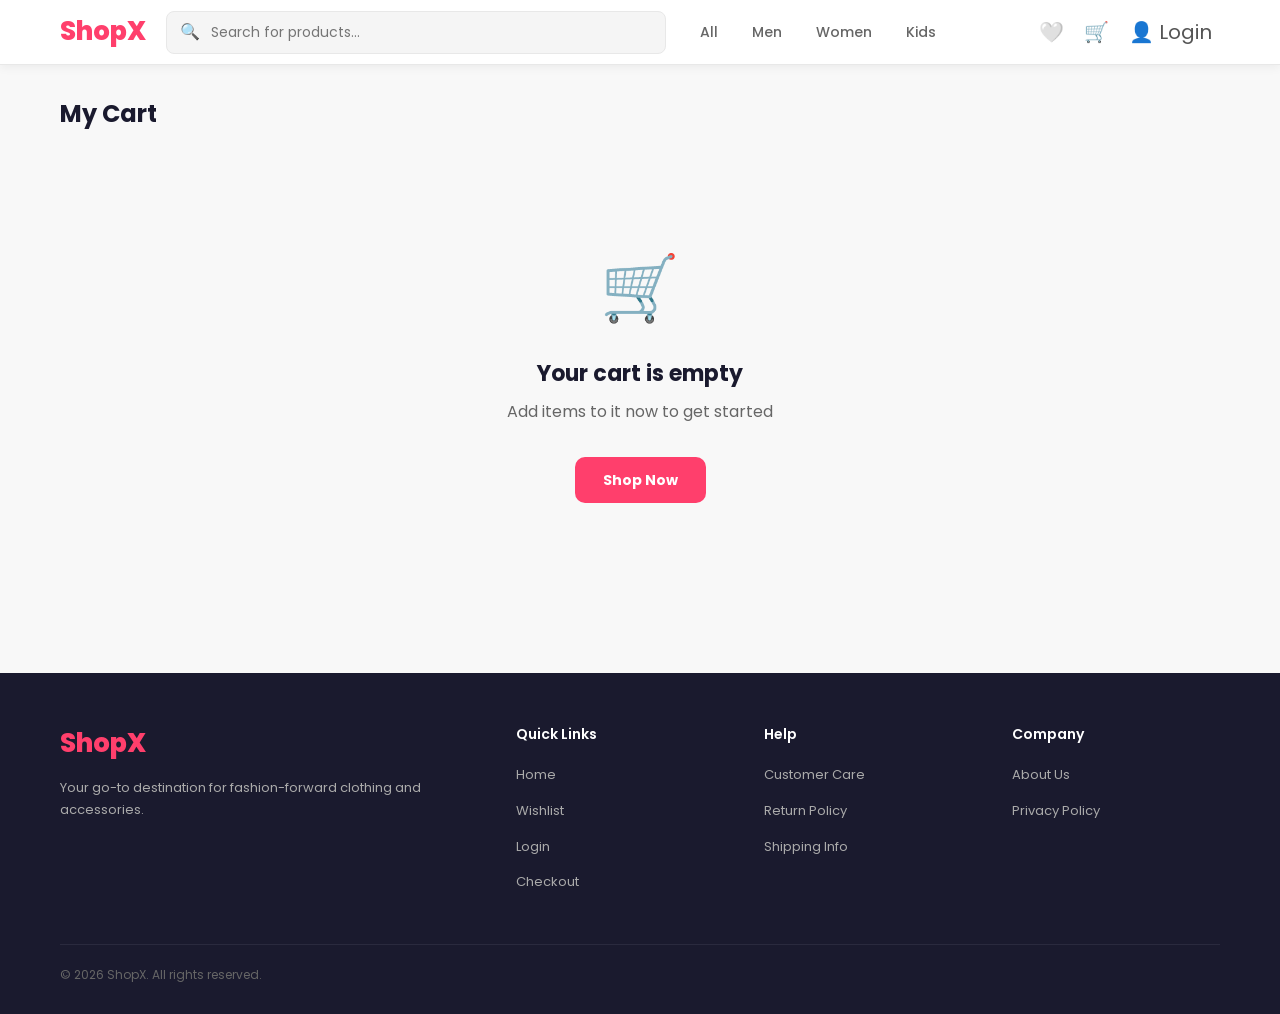
<file: cart.html>
<!DOCTYPE html>
<html lang="en">
<head>
  <meta charset="UTF-8">
  <meta name="viewport" content="width=device-width, initial-scale=1.0">
  <title>Cart - ShopX</title>
  <link rel="stylesheet" href="style.css">
</head>
<body>

<!-- NAVBAR -->
<nav class="navbar">
  <div class="nav-inner">
    <a class="logo" href="index.html">ShopX</a>
    <div class="search-box">
      <span class="search-icon">🔍</span>
      <input type="search" placeholder="Search for products..." onkeydown="if(event.key==='Enter' && this.value) window.location.href='index.html?search='+encodeURIComponent(this.value)">
    </div>
    <div class="nav-links">
      <a class="nav-link" href="index.html">All</a>
      <a class="nav-link" href="index.html">Men</a>
      <a class="nav-link" href="index.html">Women</a>
      <a class="nav-link" href="index.html">Kids</a>
    </div>
    <div class="nav-icons">
      <a class="nav-icon-btn" href="wishlist.html">🤍<span class="badge wishlist-badge" style="display:none">0</span></a>
      <a class="nav-icon-btn active" href="cart.html">🛒<span class="badge cart-badge" style="display:none">0</span></a>
      <a class="nav-icon-btn nav-login-btn" href="login.html">👤 Login</a>
      <button class="nav-icon-btn nav-user-btn" onclick="logout()" style="display:none">👤 Logout</button>
    </div>
  </div>
</nav>

<!-- CART PAGE -->
<div class="page-layout">
  <h1 class="page-title">My Cart <span id="cartCountTitle" style="font-size:16px;font-weight:400;color:#888"></span></h1>

  <!-- Filled content -->
  <div id="cartContent"></div>

  <!-- Empty cart -->
  <div id="cartEmpty" class="empty-state hidden">
    <div class="empty-icon">🛒</div>
    <h2>Your cart is empty</h2>
    <p>Add items to it now to get started</p>
    <a href="index.html" class="btn-primary" style="margin-top:8px">Shop Now</a>
  </div>
</div>

<!-- FOOTER -->
<footer>
  <div class="footer-inner">
    <div class="footer-grid">
      <div class="footer-brand">
        <a class="logo" href="index.html">ShopX</a>
        <p>Your go-to destination for fashion-forward clothing and accessories.</p>
      </div>
      <div class="footer-col">
        <h4>Quick Links</h4>
        <ul>
          <li><a href="index.html">Home</a></li>
          <li><a href="wishlist.html">Wishlist</a></li>
          <li><a href="login.html">Login</a></li>
          <li><a href="checkout.html">Checkout</a></li>
        </ul>
      </div>
      <div class="footer-col">
        <h4>Help</h4>
        <ul>
          <li><a href="#">Customer Care</a></li>
          <li><a href="#">Return Policy</a></li>
          <li><a href="#">Shipping Info</a></li>
        </ul>
      </div>
      <div class="footer-col">
        <h4>Company</h4>
        <ul>
          <li><a href="#">About Us</a></li>
          <li><a href="#">Privacy Policy</a></li>
        </ul>
      </div>
    </div>
    <div class="footer-bottom">
      <span>&copy; 2026 ShopX. All rights reserved.</span>
    </div>
  </div>
</footer>

<script src="script.js"></script>
<script>
  function renderCart() {
    const cart = getCart();
    const total = getCartTotal();
    const count = getCartCount();

    document.getElementById('cartCountTitle').textContent = count ? `(${count} items)` : '';

    if (cart.length === 0) {
      document.getElementById('cartContent').innerHTML = '';
      document.getElementById('cartEmpty').classList.remove('hidden');
      return;
    }
    document.getElementById('cartEmpty').classList.add('hidden');

    const originalTotal = cart.reduce((sum, item) => {
      const p = products.find(pr => pr.id === item.id);
      return sum + (p ? p.originalPrice * item.qty : 0);
    }, 0);

    const discount = originalTotal - total;
    const freeDelivery = total >= 499;
    const deliveryCost = freeDelivery ? 0 : 49;
    const grand = total + deliveryCost;
    const youSave = discount + (freeDelivery ? 49 : 0);

    const itemsHTML = cart.map(item => {
      const p = products.find(pr => pr.id === item.id);
      if (!p) return '';
      return `
        <div class="cart-item" id="cartItem_${p.id}_${item.size}">
          <img class="cart-item-img" src="${p.image}" alt="${p.name}" onclick="window.location.href='product.html?id=${p.id}'" style="cursor:pointer">
          <div class="cart-item-info">
            <div>
              <p class="cart-item-cat">${p.category}</p>
              <p class="cart-item-name">${p.name}</p>
              <p class="cart-item-size">Size: <strong>${item.size}</strong></p>
            </div>
            <div class="cart-item-price" style="margin:8px 0">
              <span class="price-now">₹${(p.price * item.qty).toLocaleString()}</span>
              <span class="price-old">₹${(p.originalPrice * item.qty).toLocaleString()}</span>
              <span class="price-off">${Math.round(((p.originalPrice-p.price)/p.originalPrice)*100)}% off</span>
            </div>
            <div class="cart-item-actions">
              <div class="qty-control">
                <button class="qty-btn" onclick="changeItemQty('${p.id}','${item.size}',${item.qty - 1})">−</button>
                <span class="qty-num">${item.qty}</span>
                <button class="qty-btn" onclick="changeItemQty('${p.id}','${item.size}',${item.qty + 1})">+</button>
              </div>
              <button class="remove-btn" onclick="removeItem('${p.id}','${item.size}')" title="Remove">🗑</button>
            </div>
          </div>
        </div>
      `;
    }).join('');

    document.getElementById('cartContent').innerHTML = `
      <div class="cart-layout">
        <div>
          <div class="cart-items">${itemsHTML}</div>
        </div>
        <div>
          <div class="order-summary">
            <h2>Price Details</h2>
            <div class="summary-row">
              <span>Price (${count} items)</span>
              <span>₹${originalTotal.toLocaleString()}</span>
            </div>
            <div class="summary-row discount">
              <span>Discount</span>
              <span>− ₹${discount.toLocaleString()}</span>
            </div>
            <div class="summary-row">
              <span>Delivery Charges</span>
              <span class="${freeDelivery ? 'free-delivery' : ''}">${freeDelivery ? 'FREE' : '₹' + deliveryCost}</span>
            </div>
            <div class="summary-row total">
              <span>Total Amount</span>
              <span>₹${grand.toLocaleString()}</span>
            </div>
            ${youSave > 0 ? `<div class="savings-note">🎉 You will save ₹${youSave.toLocaleString()} on this order</div>` : ''}
            <button class="btn-primary" style="width:100%;justify-content:center;margin-top:16px;padding:16px" onclick="window.location.href='checkout.html'">
              Proceed to Checkout &rarr;
            </button>
          </div>
        </div>
      </div>
    `;
  }

  function changeItemQty(productId, size, newQty) {
    if (newQty <= 0) { removeItem(productId, size); return; }
    updateQty(productId, size, Math.min(10, newQty));
    renderCart();
  }

  function removeItem(productId, size) {
    removeFromCart(productId, size);
    showToast('Item removed from cart', 'info');
    renderCart();
    updateCartBadge();
  }

  renderCart();
</script>
</body>
</html>
</file>
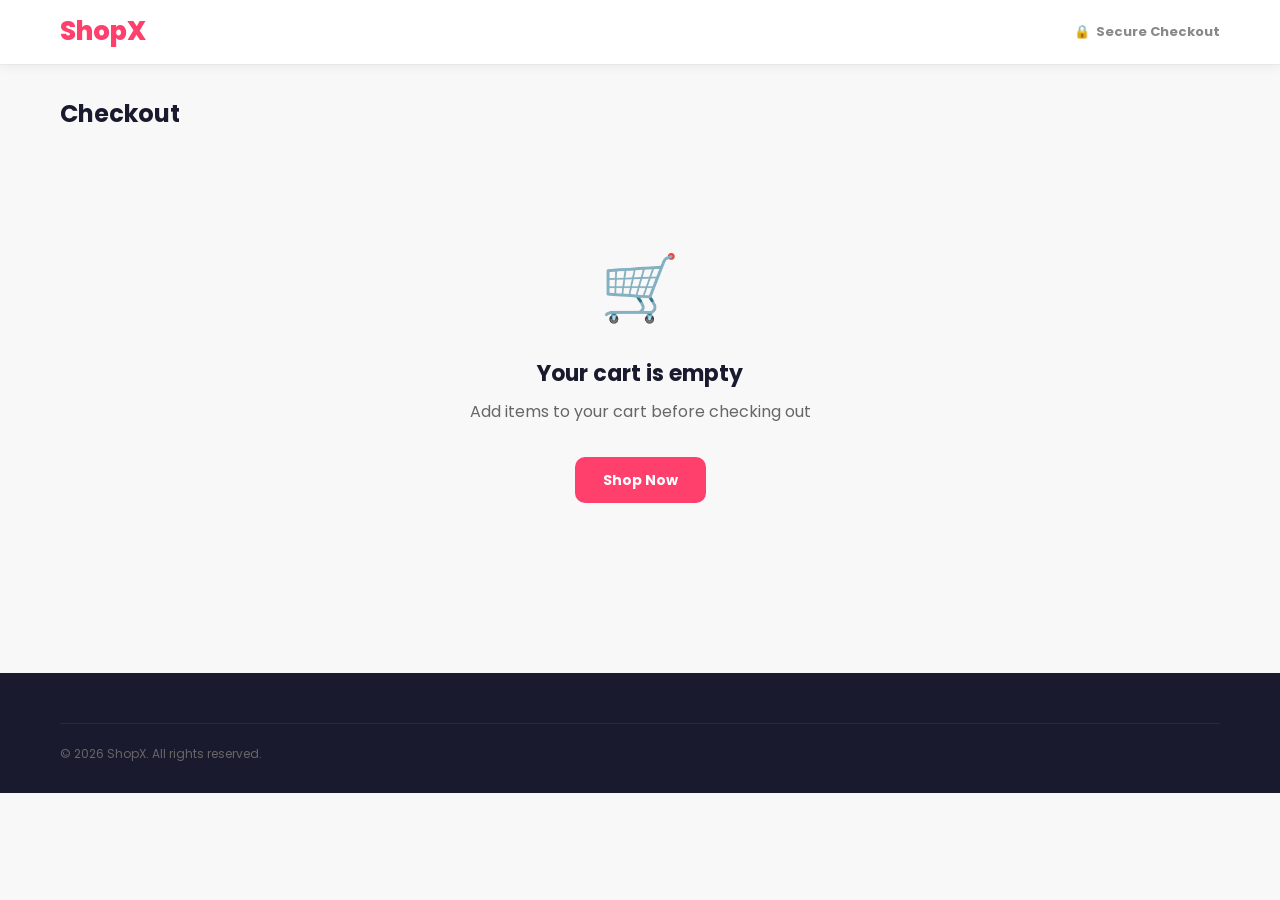
<file: checkout.html>
<!DOCTYPE html>
<html lang="en">
<head>
  <meta charset="UTF-8">
  <meta name="viewport" content="width=device-width, initial-scale=1.0">
  <title>Checkout - ShopX</title>
  <link rel="stylesheet" href="style.css">
</head>
<body>

<!-- NAVBAR -->
<nav class="navbar">
  <div class="nav-inner">
    <a class="logo" href="index.html">ShopX</a>
    <div style="flex:1"></div>
    <div style="display:flex;align-items:center;gap:20px;font-size:13px;color:#888">
      <span style="display:flex;align-items:center;gap:6px">🔒 <strong>Secure Checkout</strong></span>
    </div>
  </div>
</nav>

<!-- ORDER SUCCESS SCREEN (hidden by default) -->
<div class="success-screen" id="successScreen">
  <div>
    <div class="success-icon">🎉</div>
    <h1>Order Placed!</h1>
    <p>Thank you for shopping with ShopX</p>
    <p>Your order has been confirmed.</p>
    <div class="success-badge" id="orderIdBadge">Order #SX001234</div>
    <p style="margin-top:20px;font-size:13px;color:#888">Estimated delivery in 2–5 business days</p>
    <div style="display:flex;gap:12px;justify-content:center;margin-top:28px">
      <a href="index.html" class="btn-primary">Continue Shopping</a>
      <a href="index.html" class="btn-outline">Track Order</a>
    </div>
  </div>
</div>

<!-- CHECKOUT CONTENT -->
<div class="page-layout" id="checkoutContent">
  <h1 class="page-title">Checkout</h1>

  <!-- Empty cart redirect -->
  <div id="emptyCartMsg" class="empty-state hidden">
    <div class="empty-icon">🛒</div>
    <h2>Your cart is empty</h2>
    <p>Add items to your cart before checking out</p>
    <a href="index.html" class="btn-primary" style="margin-top:8px">Shop Now</a>
  </div>

  <div class="checkout-layout" id="checkoutLayout">
    <!-- LEFT -->
    <div>
      <!-- DELIVERY ADDRESS -->
      <div class="checkout-card">
        <h2>📍 Delivery Address</h2>
        <div class="form-grid">
          <div>
            <label style="font-size:13px;font-weight:600;display:block;margin-bottom:6px">First Name</label>
            <input type="text" id="firstName" placeholder="John" style="width:100%;padding:12px 16px;border:1.5px solid #eee;border-radius:10px;font-family:Poppins,sans-serif;font-size:14px;outline:none">
          </div>
          <div>
            <label style="font-size:13px;font-weight:600;display:block;margin-bottom:6px">Last Name</label>
            <input type="text" id="lastName" placeholder="Doe" style="width:100%;padding:12px 16px;border:1.5px solid #eee;border-radius:10px;font-family:Poppins,sans-serif;font-size:14px;outline:none">
          </div>
          <div class="full-width">
            <label style="font-size:13px;font-weight:600;display:block;margin-bottom:6px">Street Address</label>
            <input type="text" id="address" placeholder="123 Main Street, Apartment 4B" style="width:100%;padding:12px 16px;border:1.5px solid #eee;border-radius:10px;font-family:Poppins,sans-serif;font-size:14px;outline:none">
          </div>
          <div>
            <label style="font-size:13px;font-weight:600;display:block;margin-bottom:6px">City</label>
            <input type="text" id="city" placeholder="Mumbai" style="width:100%;padding:12px 16px;border:1.5px solid #eee;border-radius:10px;font-family:Poppins,sans-serif;font-size:14px;outline:none">
          </div>
          <div>
            <label style="font-size:13px;font-weight:600;display:block;margin-bottom:6px">PIN Code</label>
            <input type="text" id="pincode" placeholder="400001" maxlength="6" style="width:100%;padding:12px 16px;border:1.5px solid #eee;border-radius:10px;font-family:Poppins,sans-serif;font-size:14px;outline:none">
          </div>
          <div>
            <label style="font-size:13px;font-weight:600;display:block;margin-bottom:6px">State</label>
            <select id="state" style="width:100%;padding:12px 16px;border:1.5px solid #eee;border-radius:10px;font-family:Poppins,sans-serif;font-size:14px;outline:none;background:white">
              <option value="">Select State</option>
              <option>Maharashtra</option>
              <option>Delhi</option>
              <option>Karnataka</option>
              <option>Tamil Nadu</option>
              <option>West Bengal</option>
              <option>Gujarat</option>
              <option>Rajasthan</option>
              <option>Uttar Pradesh</option>
              <option>Punjab</option>
              <option>Telangana</option>
            </select>
          </div>
          <div>
            <label style="font-size:13px;font-weight:600;display:block;margin-bottom:6px">Phone Number</label>
            <input type="tel" id="phone" placeholder="9876543210" maxlength="10" style="width:100%;padding:12px 16px;border:1.5px solid #eee;border-radius:10px;font-family:Poppins,sans-serif;font-size:14px;outline:none">
          </div>
        </div>
        <div id="addressError" style="display:none;color:#ef4444;font-size:13px;margin-top:10px">⚠️ Please fill all address fields</div>
      </div>

      <!-- PAYMENT METHOD -->
      <div class="checkout-card">
        <h2>💳 Payment Method</h2>
        <div class="payment-options">
          <div class="payment-option selected" id="pay_upi" onclick="selectPayment('upi')">
            <div class="payment-icon">📱</div>
            <div class="payment-text">
              <strong>UPI</strong>
              <span>Google Pay, PhonePe, Paytm</span>
            </div>
            <div class="radio-dot"><div class="radio-inner"></div></div>
          </div>
          <div class="payment-option" id="pay_card" onclick="selectPayment('card')">
            <div class="payment-icon">💳</div>
            <div class="payment-text">
              <strong>Credit / Debit Card</strong>
              <span>Visa, Mastercard, RuPay</span>
            </div>
            <div class="radio-dot"><div class="radio-inner"></div></div>
          </div>
          <div class="payment-option" id="pay_netbanking" onclick="selectPayment('netbanking')">
            <div class="payment-icon">🏦</div>
            <div class="payment-text">
              <strong>Net Banking</strong>
              <span>All major banks supported</span>
            </div>
            <div class="radio-dot"><div class="radio-inner"></div></div>
          </div>
          <div class="payment-option" id="pay_cod" onclick="selectPayment('cod')">
            <div class="payment-icon">💵</div>
            <div class="payment-text">
              <strong>Cash on Delivery</strong>
              <span>Pay when your order arrives</span>
            </div>
            <div class="radio-dot"><div class="radio-inner"></div></div>
          </div>
        </div>

        <!-- UPI EXTRA -->
        <div id="upiExtra" style="margin-top:16px">
          <input type="text" placeholder="Enter UPI ID (e.g. 9876543210@upi)" style="width:100%;padding:12px 16px;border:1.5px solid #eee;border-radius:10px;font-family:Poppins,sans-serif;font-size:14px;outline:none">
        </div>
        <!-- CARD EXTRA -->
        <div id="cardExtra" style="margin-top:16px;display:none;display:grid;gap:12px">
          <input type="text" placeholder="Card Number (16 digits)" maxlength="19" style="width:100%;padding:12px 16px;border:1.5px solid #eee;border-radius:10px;font-family:Poppins,sans-serif;font-size:14px;outline:none">
          <div style="display:grid;grid-template-columns:1fr 1fr;gap:12px">
            <input type="text" placeholder="MM / YY" maxlength="5" style="padding:12px 16px;border:1.5px solid #eee;border-radius:10px;font-family:Poppins,sans-serif;font-size:14px;outline:none">
            <input type="text" placeholder="CVV" maxlength="3" style="padding:12px 16px;border:1.5px solid #eee;border-radius:10px;font-family:Poppins,sans-serif;font-size:14px;outline:none">
          </div>
        </div>
      </div>
    </div>

    <!-- RIGHT: ORDER SUMMARY -->
    <div>
      <div class="order-summary">
        <h2>Order Summary</h2>
        <div id="summaryItems"></div>
        <hr style="border:none;border-top:1px solid #eee;margin:12px 0">
        <div class="summary-row">
          <span>Subtotal</span>
          <span id="summarySubtotal">₹0</span>
        </div>
        <div class="summary-row discount">
          <span>Discount</span>
          <span id="summaryDiscount">−₹0</span>
        </div>
        <div class="summary-row">
          <span>Delivery</span>
          <span id="summaryDelivery">FREE</span>
        </div>
        <div class="summary-row total">
          <span>Total</span>
          <span id="summaryTotal">₹0</span>
        </div>
        <div class="savings-note" id="savingsNote" style="display:none"></div>
        <button class="btn-primary" style="width:100%;justify-content:center;padding:16px;margin-top:16px;font-size:15px" onclick="placeOrder()">
          🔒 Place Order
        </button>
        <p style="font-size:11px;color:#aaa;text-align:center;margin-top:10px">
          Your data is 100% secure and encrypted
        </p>
      </div>
    </div>
  </div>
</div>

<!-- FOOTER -->
<footer>
  <div class="footer-inner">
    <div class="footer-bottom">
      <span>&copy; 2026 ShopX. All rights reserved.</span>
    </div>
  </div>
</footer>

<script src="script.js"></script>
<script>
  let selectedPayment = 'upi';

  function selectPayment(type) {
    selectedPayment = type;
    ['upi','card','netbanking','cod'].forEach(t => {
      document.getElementById(`pay_${t}`).classList.toggle('selected', t === type);
    });
    document.getElementById('upiExtra').style.display = type === 'upi' ? '' : 'none';
    document.getElementById('cardExtra').style.display = type === 'card' ? 'grid' : 'none';
  }
  // Hide card extra initially
  document.getElementById('cardExtra').style.display = 'none';

  function renderSummary() {
    const cart = getCart();
    if (cart.length === 0) {
      document.getElementById('checkoutLayout').classList.add('hidden');
      document.getElementById('emptyCartMsg').classList.remove('hidden');
      return;
    }

    const subtotal = cart.reduce((s, item) => {
      const p = products.find(pr => pr.id === item.id);
      return s + (p ? p.originalPrice * item.qty : 0);
    }, 0);
    const total = getCartTotal();
    const discount = subtotal - total;
    const delivery = total >= 499 ? 0 : 49;
    const grand = total + delivery;
    const save = discount + (delivery === 0 ? 49 : 0);

    const itemsHTML = cart.map(item => {
      const p = products.find(pr => pr.id === item.id);
      if (!p) return '';
      return `<div class="summary-row">
        <span style="overflow:hidden;text-overflow:ellipsis;white-space:nowrap;max-width:180px" title="${p.name}">${p.name} ×${item.qty}</span>
        <span>₹${(p.price * item.qty).toLocaleString()}</span>
      </div>`;
    }).join('');

    document.getElementById('summaryItems').innerHTML = itemsHTML;
    document.getElementById('summarySubtotal').textContent = `₹${subtotal.toLocaleString()}`;
    document.getElementById('summaryDiscount').textContent = `−₹${discount.toLocaleString()}`;
    document.getElementById('summaryDelivery').textContent = delivery === 0 ? 'FREE' : `₹${delivery}`;
    document.getElementById('summaryTotal').textContent = `₹${grand.toLocaleString()}`;

    if (save > 0) {
      document.getElementById('savingsNote').style.display = '';
      document.getElementById('savingsNote').textContent = `🎉 You save ₹${save.toLocaleString()} on this order`;
    }
  }

  function validateAddress() {
    const fields = ['firstName','lastName','address','city','pincode','state','phone'];
    return fields.every(id => {
      const el = document.getElementById(id);
      return el && el.value.trim() !== '';
    });
  }

  function placeOrder() {
    if (!validateAddress()) {
      document.getElementById('addressError').style.display = 'block';
      document.getElementById('addressError').scrollIntoView({ behavior: 'smooth', block: 'center' });
      return;
    }
    document.getElementById('addressError').style.display = 'none';

    // Simulate placing order
    const orderId = 'SX' + Math.floor(100000 + Math.random() * 900000);
    document.getElementById('orderIdBadge').textContent = `Order #${orderId}`;

    // Clear cart
    saveCart([]);
    updateCartBadge();

    // Show success
    document.getElementById('checkoutContent').style.display = 'none';
    document.getElementById('successScreen').classList.add('show');
  }

  renderSummary();
</script>
</body>
</html>
</file>
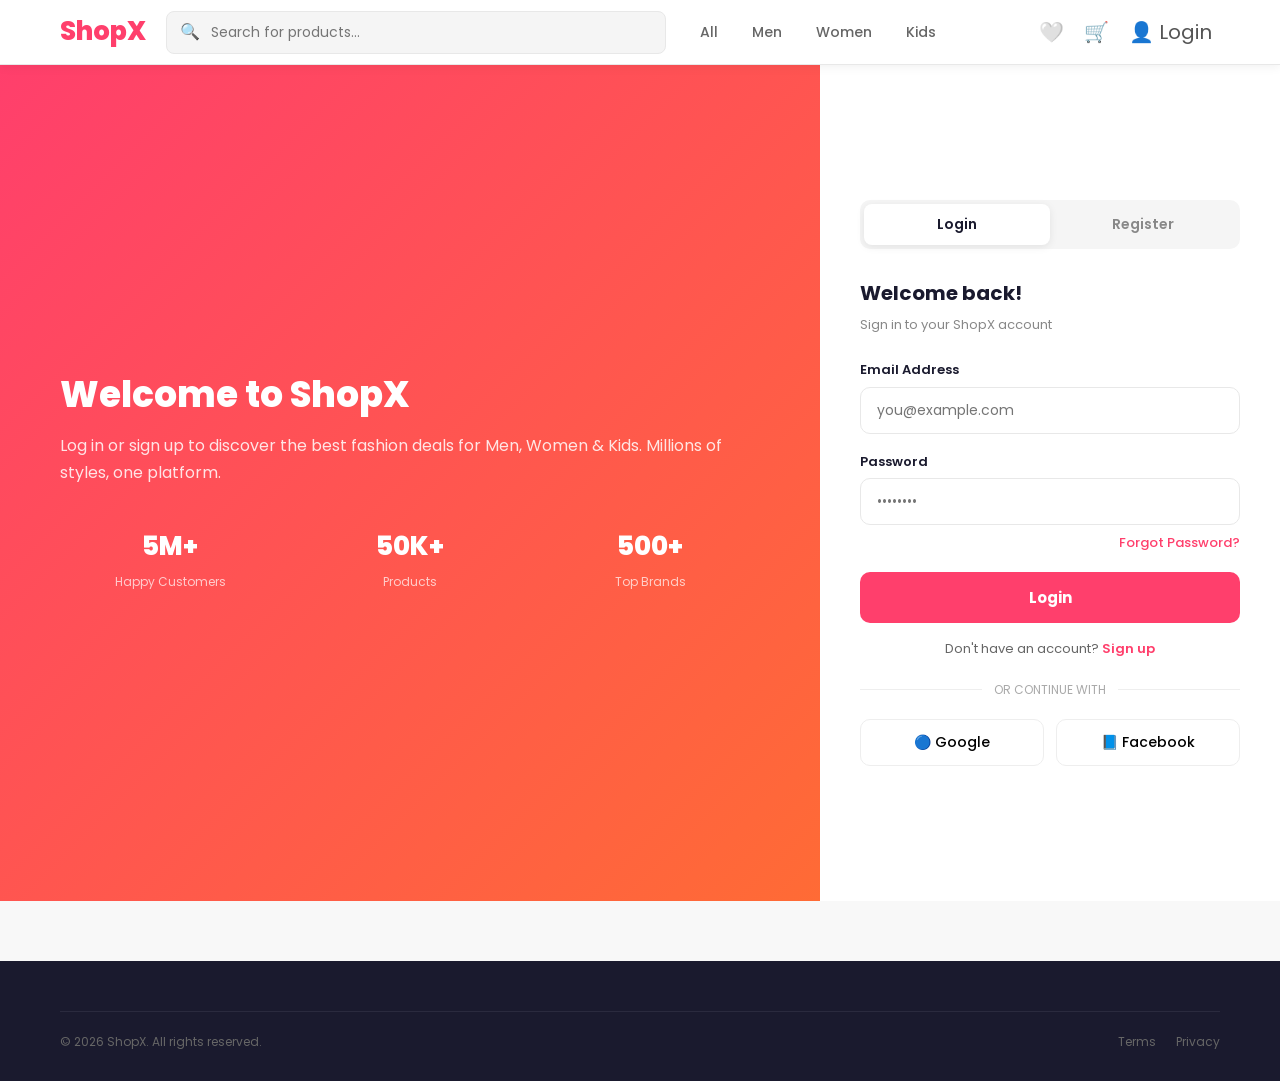
<file: login.html>
<!DOCTYPE html>
<html lang="en">
<head>
  <meta charset="UTF-8">
  <meta name="viewport" content="width=device-width, initial-scale=1.0">
  <title>Login / Register - ShopX</title>
  <link rel="stylesheet" href="style.css">
</head>
<body>

<!-- NAVBAR -->
<nav class="navbar">
  <div class="nav-inner">
    <a class="logo" href="index.html">ShopX</a>
    <div class="search-box">
      <span class="search-icon">🔍</span>
      <input type="search" placeholder="Search for products...">
    </div>
    <div class="nav-links">
      <a class="nav-link" href="index.html">All</a>
      <a class="nav-link" href="index.html">Men</a>
      <a class="nav-link" href="index.html">Women</a>
      <a class="nav-link" href="index.html">Kids</a>
    </div>
    <div class="nav-icons">
      <a class="nav-icon-btn" href="wishlist.html">🤍<span class="badge wishlist-badge" style="display:none">0</span></a>
      <a class="nav-icon-btn" href="cart.html">🛒<span class="badge cart-badge" style="display:none">0</span></a>
      <a class="nav-icon-btn nav-login-btn active" href="login.html">👤 Login</a>
      <button class="nav-icon-btn nav-user-btn" onclick="logout()" style="display:none">👤 Logout</button>
    </div>
  </div>
</nav>

<!-- AUTH LAYOUT -->
<div class="auth-layout">

  <!-- LEFT SIDE -->
  <div class="auth-left">
    <h2>Welcome to ShopX</h2>
    <p>Log in or sign up to discover the best fashion deals for Men, Women & Kids. Millions of styles, one platform.</p>
    <div class="auth-stats">
      <div class="auth-stat">
        <strong>5M+</strong>
        <span>Happy Customers</span>
      </div>
      <div class="auth-stat">
        <strong>50K+</strong>
        <span>Products</span>
      </div>
      <div class="auth-stat">
        <strong>500+</strong>
        <span>Top Brands</span>
      </div>
    </div>
  </div>

  <!-- RIGHT SIDE: FORMS -->
  <div class="auth-right">

    <!-- TABS -->
    <div class="auth-tabs">
      <button class="auth-tab active" id="loginTab" onclick="switchTab('login')">Login</button>
      <button class="auth-tab" id="registerTab" onclick="switchTab('register')">Register</button>
    </div>

    <!-- LOGIN FORM -->
    <div id="loginForm">
      <h3 style="font-size:20px;font-weight:700;margin-bottom:6px">Welcome back!</h3>
      <p style="font-size:13px;color:#888;margin-bottom:24px">Sign in to your ShopX account</p>

      <div class="form-group">
        <label>Email Address</label>
        <input type="email" id="loginEmail" placeholder="you@example.com">
        <div class="form-error" id="loginEmailErr">Please enter a valid email</div>
      </div>
      <div class="form-group">
        <label>Password</label>
        <input type="password" id="loginPassword" placeholder="••••••••">
        <div class="form-error" id="loginPassErr">Password must be at least 6 characters</div>
      </div>
      <div class="forgot-link" onclick="showToast('Password reset link sent!','info')">Forgot Password?</div>
      <button class="btn-primary" style="width:100%;justify-content:center;padding:14px;font-size:15px" onclick="handleLogin()">
        Login
      </button>
      <div class="toggle-form" style="margin-top:16px">
        Don't have an account? <a onclick="switchTab('register')">Sign up</a>
      </div>

      <!-- Divider -->
      <div style="display:flex;align-items:center;gap:12px;margin:20px 0">
        <div style="flex:1;height:1px;background:#eee"></div>
        <span style="font-size:12px;color:#aaa">OR CONTINUE WITH</span>
        <div style="flex:1;height:1px;background:#eee"></div>
      </div>
      <div style="display:flex;gap:12px">
        <button onclick="socialLogin('Google')" style="flex:1;padding:12px;border:1.5px solid #eee;border-radius:10px;background:white;cursor:pointer;font-size:14px;font-family:Poppins,sans-serif;font-weight:500">
          🔵 Google
        </button>
        <button onclick="socialLogin('Facebook')" style="flex:1;padding:12px;border:1.5px solid #eee;border-radius:10px;background:white;cursor:pointer;font-size:14px;font-family:Poppins,sans-serif;font-weight:500">
          📘 Facebook
        </button>
      </div>
    </div>

    <!-- REGISTER FORM -->
    <div id="registerForm" style="display:none">
      <h3 style="font-size:20px;font-weight:700;margin-bottom:6px">Create Account</h3>
      <p style="font-size:13px;color:#888;margin-bottom:24px">Join ShopX and start shopping</p>

      <div class="form-group">
        <label>Full Name</label>
        <input type="text" id="regName" placeholder="John Doe">
        <div class="form-error" id="regNameErr">Please enter your full name</div>
      </div>
      <div class="form-group">
        <label>Email Address</label>
        <input type="email" id="regEmail" placeholder="you@example.com">
        <div class="form-error" id="regEmailErr">Please enter a valid email</div>
      </div>
      <div class="form-group">
        <label>Password</label>
        <input type="password" id="regPassword" placeholder="Create a strong password">
        <div class="form-error" id="regPassErr">Password must be at least 6 characters</div>
      </div>
      <div class="form-group">
        <label>Confirm Password</label>
        <input type="password" id="regConfirm" placeholder="Repeat password">
        <div class="form-error" id="regConfirmErr">Passwords do not match</div>
      </div>
      <div style="margin-bottom:18px;font-size:12px;color:#888;line-height:1.5">
        By creating an account, you agree to ShopX's
        <a href="#" style="color:var(--primary)">Terms of Service</a> and
        <a href="#" style="color:var(--primary)">Privacy Policy</a>
      </div>
      <button class="btn-primary" style="width:100%;justify-content:center;padding:14px;font-size:15px" onclick="handleRegister()">
        Create Account
      </button>
      <div class="toggle-form" style="margin-top:16px">
        Already have an account? <a onclick="switchTab('login')">Sign in</a>
      </div>
    </div>

  </div>
</div>

<!-- FOOTER -->
<footer>
  <div class="footer-inner">
    <div class="footer-bottom">
      <span>&copy; 2026 ShopX. All rights reserved.</span>
      <div style="display:flex;gap:20px">
        <a href="#" style="color:#666">Terms</a>
        <a href="#" style="color:#666">Privacy</a>
      </div>
    </div>
  </div>
</footer>

<script src="script.js"></script>
<script>
  // Redirect if already logged in
  window.addEventListener('DOMContentLoaded', () => {
    const user = getUser();
    if (user) {
      showToast(`You are already logged in as ${user.name}`, 'info');
      setTimeout(() => window.location.href = 'index.html', 1500);
    }
  });

  function switchTab(tab) {
    document.getElementById('loginTab').className = 'auth-tab' + (tab === 'login' ? ' active' : '');
    document.getElementById('registerTab').className = 'auth-tab' + (tab === 'register' ? ' active' : '');
    document.getElementById('loginForm').style.display = tab === 'login' ? '' : 'none';
    document.getElementById('registerForm').style.display = tab === 'register' ? '' : 'none';
  }

  function clearErrors() {
    document.querySelectorAll('.form-error').forEach(e => e.classList.remove('show'));
  }

  function showError(id, show = true) {
    const el = document.getElementById(id);
    if (el) el.classList.toggle('show', show);
  }

  function handleLogin() {
    clearErrors();
    const email = document.getElementById('loginEmail').value.trim();
    const pass = document.getElementById('loginPassword').value;
    let valid = true;

    if (!email || !email.includes('@')) { showError('loginEmailErr'); valid = false; }
    if (!pass || pass.length < 6) { showError('loginPassErr'); valid = false; }
    if (!valid) return;

    // Simulate login
    const user = { name: email.split('@')[0], email };
    saveUser(user);
    showToast(`Welcome back, ${user.name}!`, 'success');
    setTimeout(() => window.location.href = 'index.html', 1000);
  }

  function handleRegister() {
    clearErrors();
    const name = document.getElementById('regName').value.trim();
    const email = document.getElementById('regEmail').value.trim();
    const pass = document.getElementById('regPassword').value;
    const confirm = document.getElementById('regConfirm').value;
    let valid = true;

    if (!name || name.length < 2) { showError('regNameErr'); valid = false; }
    if (!email || !email.includes('@')) { showError('regEmailErr'); valid = false; }
    if (!pass || pass.length < 6) { showError('regPassErr'); valid = false; }
    if (pass !== confirm) { showError('regConfirmErr'); valid = false; }
    if (!valid) return;

    const user = { name, email };
    saveUser(user);
    showToast(`Welcome to ShopX, ${name}! 🎉`, 'success');
    setTimeout(() => window.location.href = 'index.html', 1000);
  }

  function socialLogin(provider) {
    const user = { name: 'Demo User', email: 'demo@shopx.com' };
    saveUser(user);
    showToast(`Signed in with ${provider}!`, 'success');
    setTimeout(() => window.location.href = 'index.html', 1000);
  }
</script>
</body>
</html>
</file>
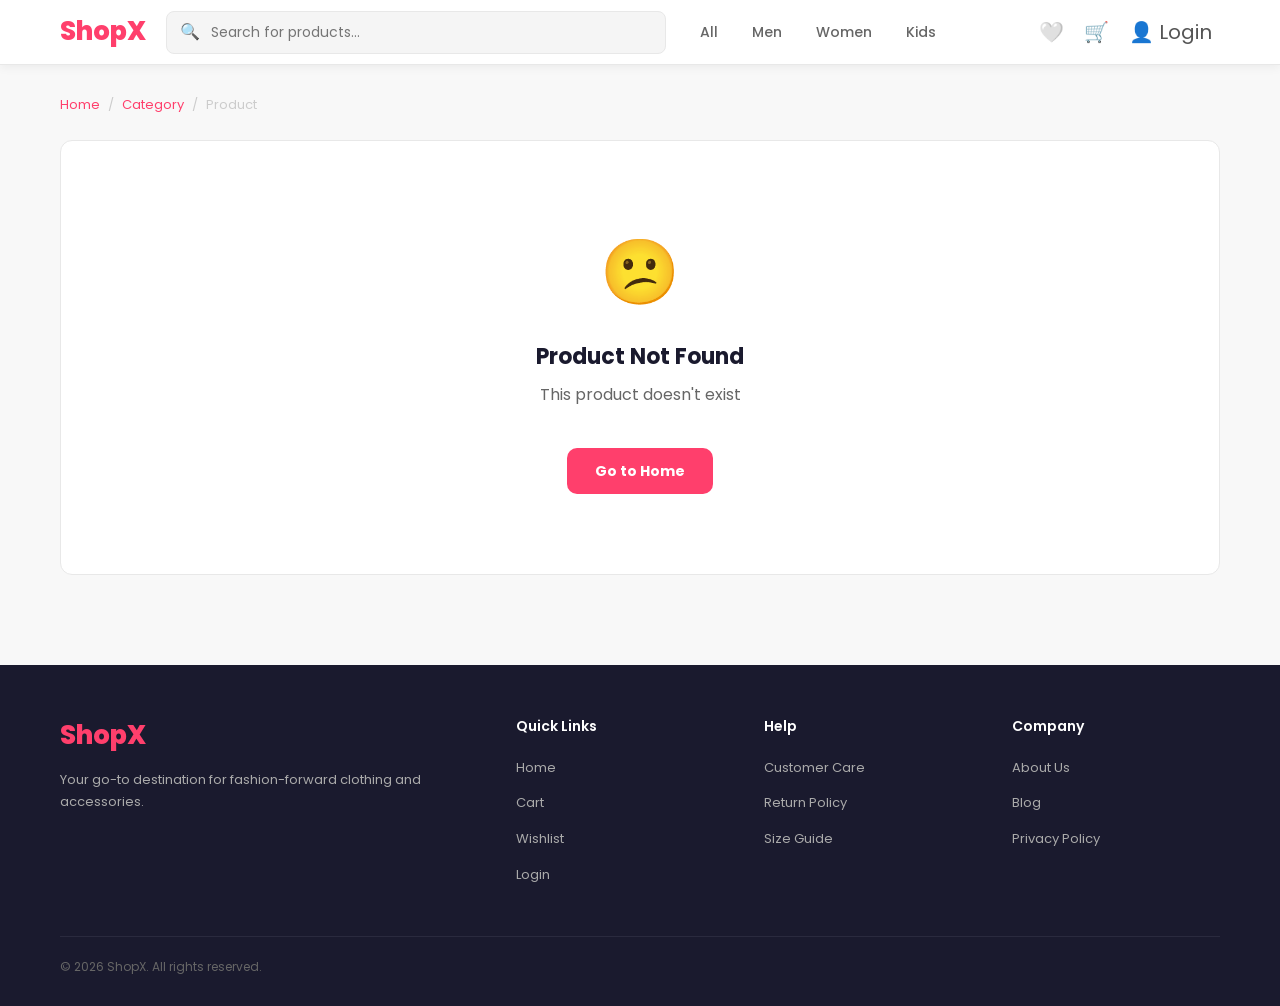
<file: product.html>
<!DOCTYPE html>
<html lang="en">
<head>
  <meta charset="UTF-8">
  <meta name="viewport" content="width=device-width, initial-scale=1.0">
  <title>Product Details - ShopX</title>
  <link rel="stylesheet" href="style.css">
</head>
<body>

<!-- NAVBAR -->
<nav class="navbar">
  <div class="nav-inner">
    <a class="logo" href="index.html">ShopX</a>
    <div class="search-box">
      <span class="search-icon">🔍</span>
      <input type="search" placeholder="Search for products..." oninput="searchRedirect(this.value)">
    </div>
    <div class="nav-links">
      <a class="nav-link" href="index.html">All</a>
      <a class="nav-link" href="index.html">Men</a>
      <a class="nav-link" href="index.html">Women</a>
      <a class="nav-link" href="index.html">Kids</a>
    </div>
    <div class="nav-icons">
      <a class="nav-icon-btn" href="wishlist.html">🤍<span class="badge wishlist-badge" style="display:none">0</span></a>
      <a class="nav-icon-btn" href="cart.html">🛒<span class="badge cart-badge" style="display:none">0</span></a>
      <a class="nav-icon-btn nav-login-btn" href="login.html">👤 Login</a>
      <button class="nav-icon-btn nav-user-btn" onclick="logout()" style="display:none">👤 Logout</button>
    </div>
  </div>
</nav>

<!-- PAGE CONTENT -->
<div class="page-layout">

  <!-- Breadcrumb -->
  <div class="breadcrumb">
    <a href="index.html">Home</a>
    <span>/</span>
    <a href="index.html" id="breadcrumbCat">Category</a>
    <span>/</span>
    <span id="breadcrumbName">Product</span>
  </div>

  <!-- PRODUCT DETAIL -->
  <div class="detail-layout" id="productDetail">
    <!-- Filled by JS -->
  </div>

  <!-- RELATED PRODUCTS -->
  <div class="related-section" id="relatedSection">
    <h2>More in <span id="relatedCatLabel"></span></h2>
    <div class="product-grid" id="relatedGrid"></div>
  </div>

</div>

<!-- FOOTER -->
<footer>
  <div class="footer-inner">
    <div class="footer-grid">
      <div class="footer-brand">
        <a class="logo" href="index.html">ShopX</a>
        <p>Your go-to destination for fashion-forward clothing and accessories.</p>
      </div>
      <div class="footer-col">
        <h4>Quick Links</h4>
        <ul>
          <li><a href="index.html">Home</a></li>
          <li><a href="cart.html">Cart</a></li>
          <li><a href="wishlist.html">Wishlist</a></li>
          <li><a href="login.html">Login</a></li>
        </ul>
      </div>
      <div class="footer-col">
        <h4>Help</h4>
        <ul>
          <li><a href="#">Customer Care</a></li>
          <li><a href="#">Return Policy</a></li>
          <li><a href="#">Size Guide</a></li>
        </ul>
      </div>
      <div class="footer-col">
        <h4>Company</h4>
        <ul>
          <li><a href="#">About Us</a></li>
          <li><a href="#">Blog</a></li>
          <li><a href="#">Privacy Policy</a></li>
        </ul>
      </div>
    </div>
    <div class="footer-bottom">
      <span>&copy; 2026 ShopX. All rights reserved.</span>
    </div>
  </div>
</footer>

<script src="script.js"></script>
<script>
  function searchRedirect(val) {
    if (val.trim()) window.location.href = `index.html?search=${encodeURIComponent(val)}`;
  }

  let selectedSize = 'M';
  let qty = 1;
  let product = null;

  function selectSize(size) {
    selectedSize = size;
    document.querySelectorAll('.size-btn').forEach(btn => {
      btn.classList.toggle('selected', btn.textContent === size);
    });
  }

  function changeQty(delta) {
    qty = Math.max(1, Math.min(10, qty + delta));
    document.getElementById('qtyNum').textContent = qty;
  }

  function doAddToCart() {
    if (!product) return;
    addToCart(product.id, selectedSize, qty);
    showToast(`Added ${qty}x ${product.name} to cart!`, 'success');
    updateCartBadge();
  }

  function doWishlist() {
    if (!product) return;
    const isNow = toggleWishlist(product.id);
    const btn = document.getElementById('wishlistToggle');
    btn.classList.toggle('active', isNow);
    btn.title = isNow ? 'Remove from wishlist' : 'Add to wishlist';
    btn.textContent = isNow ? '❤️' : '🤍';
  }

  function renderProduct(p) {
    product = p;
    const discount = Math.round(((p.originalPrice - p.price) / p.originalPrice) * 100);
    const wishlisted = isInWishlist(p.id);

    document.title = `${p.name} - ShopX`;
    document.getElementById('breadcrumbCat').textContent = p.category;
    document.getElementById('breadcrumbName').textContent = p.name;
    document.getElementById('relatedCatLabel').textContent = p.category;

    const sizeButtons = p.sizes.map(s =>
      `<button class="size-btn ${s === 'M' ? 'selected' : ''}" onclick="selectSize('${s}')">${s}</button>`
    ).join('');

    document.getElementById('productDetail').innerHTML = `
      <img class="detail-img" src="${p.image}" alt="${p.name}">
      <div class="detail-info">
        <p class="detail-cat">${p.category}</p>
        <h1 class="detail-name">${p.name}</h1>
        <div style="display:flex;align-items:center;gap:10px;margin-bottom:16px">
          <span class="rating-badge">⭐ ${p.rating}</span>
          <span class="rating-count">${p.reviews.toLocaleString()} ratings</span>
        </div>
        <div class="detail-price-row">
          <span class="detail-price">₹${p.price.toLocaleString()}</span>
          <span class="detail-old-price">₹${p.originalPrice.toLocaleString()}</span>
          <span class="detail-off">${discount}% off</span>
        </div>
        <p class="detail-description">${p.description}</p>
        <div>
          <p class="size-label">Size <span style="font-weight:400;color:#888;font-size:12px">| Size Guide</span></p>
          <div class="size-options">${sizeButtons}</div>
        </div>
        <div>
          <p class="qty-label">Quantity</p>
          <div class="detail-qty">
            <button class="qty-btn" onclick="changeQty(-1)">−</button>
            <span id="qtyNum" class="qty-num">1</span>
            <button class="qty-btn" onclick="changeQty(1)">+</button>
          </div>
        </div>
        <div class="detail-actions">
          <button class="btn-primary" onclick="doAddToCart()">🛒 Add to Cart</button>
          <button class="btn-primary" style="background:#f97316" onclick="doAddToCart();setTimeout(()=>window.location.href='checkout.html',400)">⚡ Buy Now</button>
          <button class="wishlist-toggle ${wishlisted ? 'active' : ''}" id="wishlistToggle" onclick="doWishlist()" title="${wishlisted ? 'Remove from wishlist' : 'Add to wishlist'}">
            ${wishlisted ? '❤️' : '🤍'}
          </button>
        </div>
        <div class="assurance-row">
          <div class="assurance-item"><p>🚚</p><span>Free Delivery</span></div>
          <div class="assurance-item"><p>🔄</p><span>30-Day Returns</span></div>
          <div class="assurance-item"><p>✅</p><span>100% Genuine</span></div>
        </div>
      </div>
    `;
  }

  function renderRelated(p) {
    const related = products.filter(r => r.id !== p.id && r.category === p.category).slice(0, 4);
    document.getElementById('relatedGrid').innerHTML = related.map(r => productCardHTML(r)).join('');
  }

  function notFound() {
    document.getElementById('productDetail').innerHTML = `
      <div class="empty-state" style="grid-column:1/-1;padding:80px">
        <div class="empty-icon">😕</div>
        <h2>Product Not Found</h2>
        <p>This product doesn't exist</p>
        <a href="index.html" class="btn-primary" style="margin-top:16px;display:inline-flex">Go to Home</a>
      </div>
    `;
    document.getElementById('relatedSection').style.display = 'none';
  }

  const params = new URLSearchParams(window.location.search);
  const pid = params.get('id');
  const found = products.find(p => p.id === pid);
  if (found) {
    renderProduct(found);
    renderRelated(found);
  } else {
    notFound();
  }
</script>
</body>
</html>
</file>
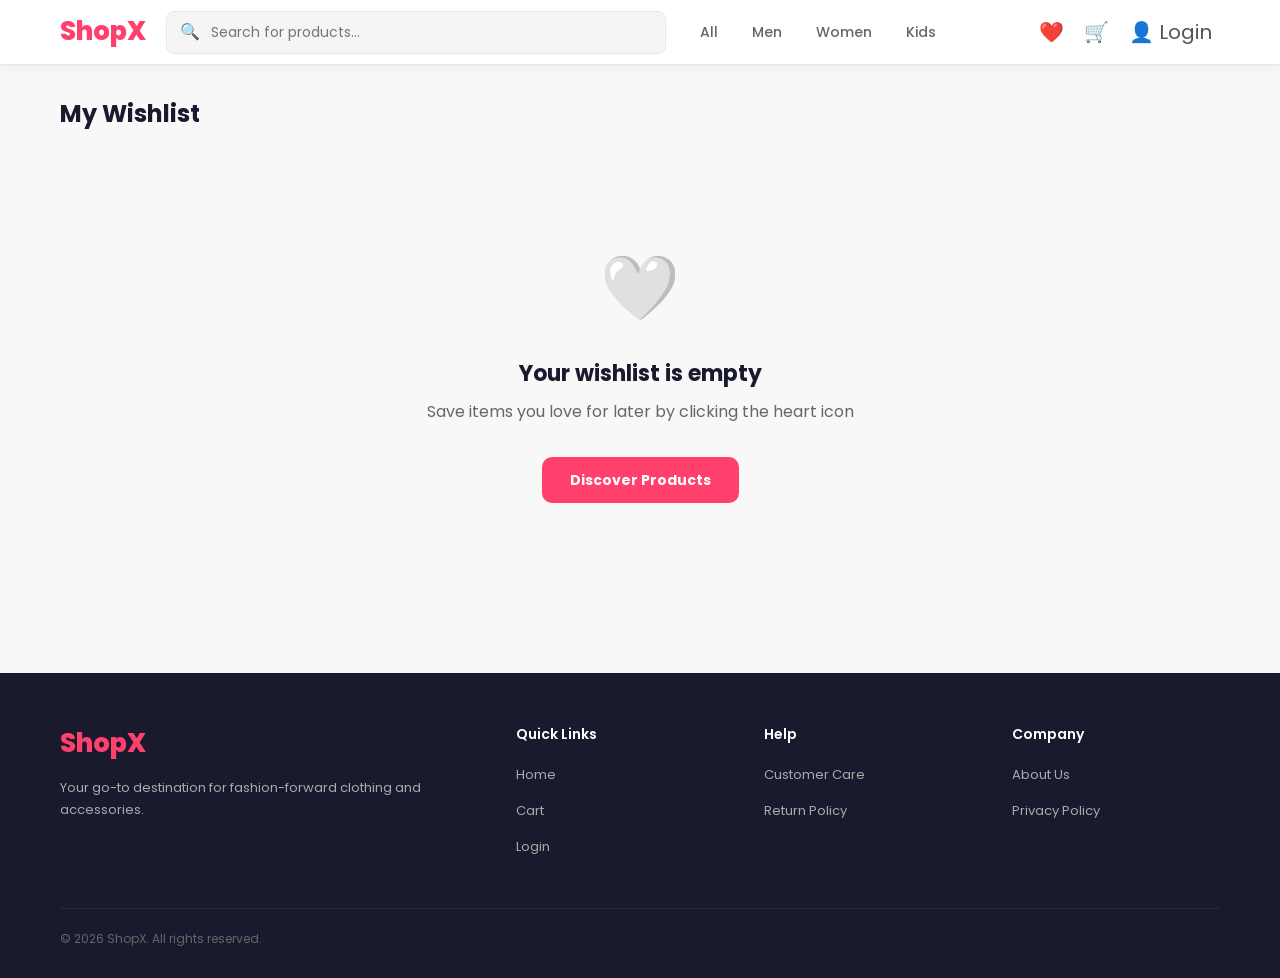
<file: wishlist.html>
<!DOCTYPE html>
<html lang="en">
<head>
  <meta charset="UTF-8">
  <meta name="viewport" content="width=device-width, initial-scale=1.0">
  <title>Wishlist - ShopX</title>
  <link rel="stylesheet" href="style.css">
</head>
<body>

<!-- NAVBAR -->
<nav class="navbar">
  <div class="nav-inner">
    <a class="logo" href="index.html">ShopX</a>
    <div class="search-box">
      <span class="search-icon">🔍</span>
      <input type="search" placeholder="Search for products..." onkeydown="if(event.key==='Enter' && this.value) window.location.href='index.html?search='+encodeURIComponent(this.value)">
    </div>
    <div class="nav-links">
      <a class="nav-link" href="index.html">All</a>
      <a class="nav-link" href="index.html">Men</a>
      <a class="nav-link" href="index.html">Women</a>
      <a class="nav-link" href="index.html">Kids</a>
    </div>
    <div class="nav-icons">
      <a class="nav-icon-btn active" href="wishlist.html">❤️<span class="badge wishlist-badge" style="display:none">0</span></a>
      <a class="nav-icon-btn" href="cart.html">🛒<span class="badge cart-badge" style="display:none">0</span></a>
      <a class="nav-icon-btn nav-login-btn" href="login.html">👤 Login</a>
      <button class="nav-icon-btn nav-user-btn" onclick="logout()" style="display:none">👤 Logout</button>
    </div>
  </div>
</nav>

<!-- WISHLIST PAGE -->
<div class="page-layout">
  <h1 class="page-title">My Wishlist <span id="wishlistCountTitle" style="font-size:16px;font-weight:400;color:#888"></span></h1>

  <!-- Products -->
  <div class="product-grid" id="wishlistGrid"></div>

  <!-- Empty -->
  <div class="empty-state hidden" id="wishlistEmpty">
    <div class="empty-icon">🤍</div>
    <h2>Your wishlist is empty</h2>
    <p>Save items you love for later by clicking the heart icon</p>
    <a href="index.html" class="btn-primary" style="margin-top:8px">Discover Products</a>
  </div>
</div>

<!-- FOOTER -->
<footer>
  <div class="footer-inner">
    <div class="footer-grid">
      <div class="footer-brand">
        <a class="logo" href="index.html">ShopX</a>
        <p>Your go-to destination for fashion-forward clothing and accessories.</p>
      </div>
      <div class="footer-col">
        <h4>Quick Links</h4>
        <ul>
          <li><a href="index.html">Home</a></li>
          <li><a href="cart.html">Cart</a></li>
          <li><a href="login.html">Login</a></li>
        </ul>
      </div>
      <div class="footer-col">
        <h4>Help</h4>
        <ul>
          <li><a href="#">Customer Care</a></li>
          <li><a href="#">Return Policy</a></li>
        </ul>
      </div>
      <div class="footer-col">
        <h4>Company</h4>
        <ul>
          <li><a href="#">About Us</a></li>
          <li><a href="#">Privacy Policy</a></li>
        </ul>
      </div>
    </div>
    <div class="footer-bottom">
      <span>&copy; 2026 ShopX. All rights reserved.</span>
    </div>
  </div>
</footer>

<script src="script.js"></script>
<script>
  function renderWishlist() {
    const wishlist = getWishlist();
    const count = wishlist.length;

    document.getElementById('wishlistCountTitle').textContent = count ? `(${count} items)` : '';

    if (count === 0) {
      document.getElementById('wishlistGrid').innerHTML = '';
      document.getElementById('wishlistEmpty').classList.remove('hidden');
      return;
    }

    document.getElementById('wishlistEmpty').classList.add('hidden');
    const wishedProducts = products.filter(p => wishlist.includes(p.id));

    document.getElementById('wishlistGrid').innerHTML = wishedProducts.map(p => {
      const discount = Math.round(((p.originalPrice - p.price) / p.originalPrice) * 100);
      const badgeHtml = p.badge
        ? `<span class="product-badge ${p.badgeClass}">${p.badge}</span>`
        : `<span class="product-badge badge-green">${discount}% OFF</span>`;

      return `
        <div class="product-card" onclick="window.location.href='product.html?id=${p.id}'">
          <div class="product-img-wrap">
            <img src="${p.image}" alt="${p.name}" loading="lazy">
            ${badgeHtml}
            <button class="wishlist-btn wishlisted" onclick="removeFromWishlist(event,'${p.id}')" title="Remove from wishlist">❤️</button>
            <div class="product-overlay">
              <button class="add-cart-btn" onclick="handleAddCart(event,'${p.id}')">🛒 Add to Cart</button>
            </div>
          </div>
          <div class="product-info">
            <p class="product-cat">${p.category}</p>
            <h3 class="product-name">${p.name}</h3>
            <div class="rating-row">
              <span class="rating-badge">⭐ ${p.rating}</span>
              <span class="rating-count">(${p.reviews.toLocaleString()})</span>
            </div>
            <div class="price-row">
              <span class="price-now">₹${p.price.toLocaleString()}</span>
              <span class="price-old">₹${p.originalPrice.toLocaleString()}</span>
              <span class="price-off">${discount}% off</span>
            </div>
          </div>
        </div>
      `;
    }).join('');
  }

  function removeFromWishlist(e, productId) {
    e.stopPropagation();
    let list = getWishlist();
    list = list.filter(id => id !== productId);
    saveWishlist(list);
    showToast('Removed from wishlist', 'info');
    updateWishlistBadge();
    renderWishlist();
  }

  renderWishlist();
</script>
</body>
</html>
</file>
<file: style.css>
@import url('https://fonts.googleapis.com/css2?family=Poppins:wght@300;400;500;600;700;800&display=swap');

* {
  margin: 0;
  padding: 0;
  box-sizing: border-box;
}

:root {
  --primary: #ff3f6c;
  --primary-dark: #e0355d;
  --text: #1a1a2e;
  --text-light: #666;
  --bg: #f8f8f8;
  --white: #ffffff;
  --border: #e8e8e8;
  --green: #22c55e;
  --shadow: 0 4px 20px rgba(0,0,0,0.08);
  --shadow-hover: 0 8px 30px rgba(0,0,0,0.15);
  --radius: 12px;
}

body {
  font-family: 'Poppins', sans-serif;
  background: var(--bg);
  color: var(--text);
  line-height: 1.6;
}

a {
  text-decoration: none;
  color: inherit;
}

/* ===================== NAVBAR ===================== */
.navbar {
  position: sticky;
  top: 0;
  z-index: 100;
  background: var(--white);
  border-bottom: 1px solid var(--border);
  box-shadow: 0 2px 10px rgba(0,0,0,0.06);
}

.nav-inner {
  max-width: 1200px;
  margin: 0 auto;
  padding: 0 20px;
  display: flex;
  align-items: center;
  gap: 20px;
  height: 64px;
}

.logo {
  font-size: 26px;
  font-weight: 800;
  color: var(--primary);
  white-space: nowrap;
  cursor: pointer;
}

.search-box {
  flex: 1;
  max-width: 500px;
  position: relative;
}

.search-box input {
  width: 100%;
  padding: 10px 16px 10px 44px;
  border: 1.5px solid var(--border);
  border-radius: 8px;
  font-family: 'Poppins', sans-serif;
  font-size: 14px;
  background: #f5f5f5;
  outline: none;
  transition: border-color 0.2s;
}

.search-box input:focus {
  border-color: var(--primary);
  background: var(--white);
}

.search-icon {
  position: absolute;
  left: 14px;
  top: 50%;
  transform: translateY(-50%);
  color: #999;
  font-size: 16px;
}

.nav-links {
  display: flex;
  gap: 6px;
  align-items: center;
}

.nav-link {
  padding: 6px 14px;
  border-radius: 6px;
  font-size: 14px;
  font-weight: 500;
  color: var(--text-light);
  cursor: pointer;
  transition: all 0.2s;
  border: none;
  background: none;
  font-family: 'Poppins', sans-serif;
}

.nav-link:hover, .nav-link.active {
  color: var(--primary);
  background: #fff0f3;
}

.nav-icons {
  display: flex;
  align-items: center;
  gap: 4px;
  margin-left: auto;
}

.nav-icon-btn {
  position: relative;
  padding: 8px;
  border: none;
  background: none;
  cursor: pointer;
  font-size: 20px;
  color: #555;
  border-radius: 8px;
  transition: all 0.2s;
  text-decoration: none;
  display: flex;
  align-items: center;
}

.nav-icon-btn:hover {
  background: #fff0f3;
  color: var(--primary);
}

.badge {
  position: absolute;
  top: 2px;
  right: 2px;
  background: var(--primary);
  color: white;
  font-size: 10px;
  font-weight: 700;
  width: 18px;
  height: 18px;
  border-radius: 50%;
  display: flex;
  align-items: center;
  justify-content: center;
  font-family: 'Poppins', sans-serif;
}

/* ===================== HERO ===================== */
.hero {
  background: linear-gradient(135deg, #ff3f6c, #ff6b35);
  color: white;
  padding: 70px 20px;
  position: relative;
  overflow: hidden;
}

.hero::before {
  content: '';
  position: absolute;
  top: -50px;
  right: -50px;
  width: 300px;
  height: 300px;
  background: rgba(255,255,255,0.08);
  border-radius: 50%;
}

.hero::after {
  content: '';
  position: absolute;
  bottom: -80px;
  left: -30px;
  width: 200px;
  height: 200px;
  background: rgba(255,255,255,0.06);
  border-radius: 50%;
}

.hero-inner {
  max-width: 1200px;
  margin: 0 auto;
  position: relative;
  z-index: 1;
}

.hero-tag {
  display: inline-block;
  background: rgba(255,255,255,0.2);
  padding: 4px 14px;
  border-radius: 20px;
  font-size: 13px;
  font-weight: 600;
  margin-bottom: 16px;
  backdrop-filter: blur(4px);
}

.hero h1 {
  font-size: 52px;
  font-weight: 800;
  margin-bottom: 12px;
  line-height: 1.1;
}

.hero p {
  font-size: 20px;
  opacity: 0.9;
  margin-bottom: 30px;
}

.hero-btn {
  display: inline-flex;
  align-items: center;
  gap: 8px;
  background: white;
  color: var(--text);
  padding: 14px 32px;
  border-radius: 10px;
  font-weight: 700;
  font-size: 15px;
  cursor: pointer;
  border: none;
  font-family: 'Poppins', sans-serif;
  transition: transform 0.2s, box-shadow 0.2s;
}

.hero-btn:hover {
  transform: translateY(-2px);
  box-shadow: 0 8px 20px rgba(0,0,0,0.2);
}

/* ===================== FEATURES STRIP ===================== */
.features {
  background: var(--white);
  border-bottom: 1px solid var(--border);
}

.features-inner {
  max-width: 1200px;
  margin: 0 auto;
  padding: 16px 20px;
  display: grid;
  grid-template-columns: repeat(4, 1fr);
  gap: 16px;
}

.feature-item {
  display: flex;
  align-items: center;
  gap: 12px;
  padding: 8px 0;
}

.feature-icon {
  width: 42px;
  height: 42px;
  background: #fff0f3;
  border-radius: 50%;
  display: flex;
  align-items: center;
  justify-content: center;
  font-size: 18px;
  flex-shrink: 0;
}

.feature-item p {
  font-size: 13px;
  font-weight: 600;
  color: var(--text);
}

.feature-item span {
  font-size: 11px;
  color: var(--text-light);
}

/* ===================== PRODUCTS SECTION ===================== */
.section {
  max-width: 1200px;
  margin: 0 auto;
  padding: 30px 20px;
}

.section-header {
  display: flex;
  align-items: center;
  justify-content: space-between;
  margin-bottom: 24px;
  flex-wrap: wrap;
  gap: 16px;
}

.section-title {
  font-size: 22px;
  font-weight: 700;
}

.section-title span {
  font-size: 14px;
  font-weight: 400;
  color: var(--text-light);
  margin-left: 8px;
}

.filter-btns {
  display: flex;
  gap: 8px;
  flex-wrap: wrap;
}

.filter-btn {
  padding: 6px 18px;
  border-radius: 20px;
  border: 1.5px solid var(--border);
  background: white;
  font-family: 'Poppins', sans-serif;
  font-size: 13px;
  font-weight: 500;
  color: var(--text-light);
  cursor: pointer;
  transition: all 0.2s;
}

.filter-btn:hover, .filter-btn.active {
  background: var(--primary);
  color: white;
  border-color: var(--primary);
}

/* ===================== PRODUCT GRID ===================== */
.product-grid {
  display: grid;
  grid-template-columns: repeat(4, 1fr);
  gap: 20px;
}

.product-card {
  background: white;
  border-radius: var(--radius);
  overflow: hidden;
  border: 1px solid var(--border);
  cursor: pointer;
  transition: transform 0.3s, box-shadow 0.3s;
  position: relative;
}

.product-card:hover {
  transform: translateY(-6px);
  box-shadow: var(--shadow-hover);
}

.product-img-wrap {
  position: relative;
  aspect-ratio: 3/4;
  overflow: hidden;
  background: #f5f5f5;
}

.product-img-wrap img {
  width: 100%;
  height: 100%;
  object-fit: cover;
  transition: transform 0.5s;
}

.product-card:hover .product-img-wrap img {
  transform: scale(1.06);
}

.product-badge {
  position: absolute;
  top: 10px;
  left: 10px;
  padding: 3px 10px;
  border-radius: 20px;
  font-size: 11px;
  font-weight: 700;
  color: white;
}

.badge-pink { background: var(--primary); }
.badge-green { background: var(--green); }
.badge-orange { background: #f97316; }

.wishlist-btn {
  position: absolute;
  top: 10px;
  right: 10px;
  width: 36px;
  height: 36px;
  background: white;
  border: none;
  border-radius: 50%;
  font-size: 16px;
  cursor: pointer;
  display: flex;
  align-items: center;
  justify-content: center;
  box-shadow: 0 2px 8px rgba(0,0,0,0.15);
  opacity: 0;
  transition: opacity 0.2s, transform 0.2s;
  font-family: 'Poppins', sans-serif;
}

.product-card:hover .wishlist-btn {
  opacity: 1;
}

.wishlist-btn.wishlisted {
  opacity: 1;
  color: var(--primary);
}

.product-overlay {
  position: absolute;
  bottom: 0;
  left: 0;
  right: 0;
  display: flex;
  gap: 8px;
  padding: 10px;
  transform: translateY(100%);
  transition: transform 0.3s;
}

.product-card:hover .product-overlay {
  transform: translateY(0);
}

.add-cart-btn {
  flex: 1;
  padding: 10px;
  background: var(--primary);
  color: white;
  border: none;
  border-radius: 8px;
  font-family: 'Poppins', sans-serif;
  font-size: 13px;
  font-weight: 600;
  cursor: pointer;
  transition: background 0.2s;
}

.add-cart-btn:hover {
  background: var(--primary-dark);
}

.view-btn {
  width: 42px;
  height: 42px;
  background: white;
  border: none;
  border-radius: 8px;
  cursor: pointer;
  font-size: 16px;
  transition: background 0.2s;
}

.view-btn:hover {
  background: #f0f0f0;
}

.product-info {
  padding: 14px;
}

.product-cat {
  font-size: 11px;
  color: var(--primary);
  font-weight: 700;
  text-transform: uppercase;
  letter-spacing: 0.5px;
  margin-bottom: 4px;
}

.product-name {
  font-size: 14px;
  font-weight: 600;
  color: var(--text);
  margin-bottom: 8px;
  display: -webkit-box;
  -webkit-line-clamp: 2;
  -webkit-box-orient: vertical;
  overflow: hidden;
  line-height: 1.4;
}

.rating-row {
  display: flex;
  align-items: center;
  gap: 8px;
  margin-bottom: 8px;
}

.rating-badge {
  display: flex;
  align-items: center;
  gap: 3px;
  background: #f0fdf4;
  border: 1px solid #bbf7d0;
  padding: 2px 7px;
  border-radius: 4px;
  font-size: 12px;
  font-weight: 700;
  color: #16a34a;
}

.rating-count {
  font-size: 11px;
  color: #999;
}

.price-row {
  display: flex;
  align-items: center;
  gap: 8px;
}

.price-now {
  font-size: 16px;
  font-weight: 700;
  color: var(--text);
}

.price-old {
  font-size: 12px;
  color: #aaa;
  text-decoration: line-through;
}

.price-off {
  font-size: 12px;
  font-weight: 600;
  color: var(--green);
}

/* ===================== EMPTY STATE ===================== */
.empty-state {
  text-align: center;
  padding: 80px 20px;
}

.empty-state .empty-icon {
  font-size: 64px;
  margin-bottom: 16px;
}

.empty-state h2 {
  font-size: 22px;
  font-weight: 700;
  margin-bottom: 8px;
}

.empty-state p {
  color: var(--text-light);
  margin-bottom: 24px;
}

/* ===================== PROMO BANNER ===================== */
.promo-banner {
  max-width: 1200px;
  margin: 0 auto 30px;
  padding: 0 20px;
}

.promo-inner {
  background: linear-gradient(135deg, var(--primary), #ff6b35);
  border-radius: 20px;
  padding: 50px;
  text-align: center;
  color: white;
}

.promo-inner h2 {
  font-size: 32px;
  font-weight: 800;
  margin-bottom: 8px;
}

.promo-inner p {
  font-size: 18px;
  opacity: 0.85;
  margin-bottom: 24px;
}

.promo-btn {
  display: inline-block;
  background: white;
  color: var(--primary);
  padding: 12px 32px;
  border-radius: 10px;
  font-weight: 700;
  font-size: 15px;
  cursor: pointer;
  border: none;
  font-family: 'Poppins', sans-serif;
  transition: transform 0.2s;
}

.promo-btn:hover {
  transform: translateY(-2px);
}

/* ===================== FOOTER ===================== */
footer {
  background: #1a1a2e;
  color: #ccc;
  margin-top: 60px;
}

.footer-inner {
  max-width: 1200px;
  margin: 0 auto;
  padding: 50px 20px 30px;
}

.footer-grid {
  display: grid;
  grid-template-columns: 2fr 1fr 1fr 1fr;
  gap: 40px;
  margin-bottom: 40px;
}

.footer-brand .logo {
  margin-bottom: 12px;
  display: block;
}

.footer-brand p {
  font-size: 13px;
  line-height: 1.7;
  color: #aaa;
}

.social-links {
  display: flex;
  gap: 10px;
  margin-top: 16px;
}

.social-link {
  width: 36px;
  height: 36px;
  background: #2a2a3e;
  border-radius: 50%;
  display: flex;
  align-items: center;
  justify-content: center;
  font-size: 15px;
  transition: background 0.2s;
  cursor: pointer;
}

.social-link:hover {
  background: var(--primary);
}

.footer-col h4 {
  color: white;
  font-size: 14px;
  font-weight: 600;
  margin-bottom: 16px;
}

.footer-col ul {
  list-style: none;
}

.footer-col ul li {
  margin-bottom: 10px;
}

.footer-col ul li a {
  font-size: 13px;
  color: #aaa;
  transition: color 0.2s;
}

.footer-col ul li a:hover {
  color: var(--primary);
}

.footer-bottom {
  border-top: 1px solid #2a2a3e;
  padding-top: 20px;
  display: flex;
  justify-content: space-between;
  align-items: center;
  font-size: 12px;
  color: #666;
  flex-wrap: wrap;
  gap: 10px;
}

/* ===================== BUTTONS ===================== */
.btn-primary {
  background: var(--primary);
  color: white;
  padding: 12px 28px;
  border: none;
  border-radius: 10px;
  font-family: 'Poppins', sans-serif;
  font-size: 14px;
  font-weight: 700;
  cursor: pointer;
  transition: all 0.2s;
  display: inline-flex;
  align-items: center;
  gap: 8px;
}

.btn-primary:hover {
  background: var(--primary-dark);
  transform: translateY(-1px);
}

.btn-outline {
  background: transparent;
  color: var(--primary);
  padding: 12px 28px;
  border: 2px solid var(--primary);
  border-radius: 10px;
  font-family: 'Poppins', sans-serif;
  font-size: 14px;
  font-weight: 700;
  cursor: pointer;
  transition: all 0.2s;
}

.btn-outline:hover {
  background: #fff0f3;
}

/* ===================== CART PAGE ===================== */
.page-layout {
  max-width: 1200px;
  margin: 0 auto;
  padding: 30px 20px;
}

.page-title {
  font-size: 24px;
  font-weight: 700;
  margin-bottom: 24px;
}

.cart-layout {
  display: grid;
  grid-template-columns: 1fr 380px;
  gap: 24px;
  align-items: start;
}

.cart-items {
  display: flex;
  flex-direction: column;
  gap: 16px;
}

.cart-item {
  background: white;
  border-radius: var(--radius);
  padding: 20px;
  display: flex;
  gap: 16px;
  border: 1px solid var(--border);
}

.cart-item-img {
  width: 100px;
  height: 130px;
  border-radius: 8px;
  object-fit: cover;
  flex-shrink: 0;
  cursor: pointer;
}

.cart-item-info {
  flex: 1;
  display: flex;
  flex-direction: column;
  justify-content: space-between;
}

.cart-item-cat {
  font-size: 11px;
  color: var(--primary);
  font-weight: 700;
  text-transform: uppercase;
}

.cart-item-name {
  font-size: 15px;
  font-weight: 600;
  margin: 4px 0;
}

.cart-item-size {
  font-size: 12px;
  color: #888;
}

.cart-item-price {
  display: flex;
  align-items: center;
  gap: 10px;
}

.cart-item-actions {
  display: flex;
  align-items: center;
  justify-content: space-between;
}

.qty-control {
  display: flex;
  align-items: center;
  gap: 12px;
}

.qty-btn {
  width: 32px;
  height: 32px;
  border: 1.5px solid var(--border);
  background: white;
  border-radius: 8px;
  cursor: pointer;
  font-size: 16px;
  font-weight: 700;
  display: flex;
  align-items: center;
  justify-content: center;
  transition: border-color 0.2s;
}

.qty-btn:hover {
  border-color: var(--primary);
  color: var(--primary);
}

.qty-num {
  font-weight: 700;
  font-size: 16px;
  min-width: 24px;
  text-align: center;
}

.remove-btn {
  background: none;
  border: none;
  color: #aaa;
  cursor: pointer;
  font-size: 18px;
  padding: 4px;
  border-radius: 6px;
  transition: color 0.2s;
}

.remove-btn:hover {
  color: #ef4444;
}

/* ORDER SUMMARY */
.order-summary {
  background: white;
  border-radius: var(--radius);
  padding: 24px;
  border: 1px solid var(--border);
  position: sticky;
  top: 80px;
}

.order-summary h2 {
  font-size: 17px;
  font-weight: 700;
  margin-bottom: 20px;
}

.summary-row {
  display: flex;
  justify-content: space-between;
  font-size: 14px;
  color: var(--text-light);
  margin-bottom: 12px;
}

.summary-row.discount {
  color: var(--green);
  font-weight: 600;
}

.summary-row.total {
  font-size: 17px;
  font-weight: 700;
  color: var(--text);
  padding-top: 12px;
  border-top: 1px solid var(--border);
  margin-top: 4px;
}

.free-delivery {
  color: var(--green);
  font-weight: 600;
}

.savings-note {
  background: #f0fdf4;
  border-radius: 8px;
  padding: 10px 12px;
  font-size: 12px;
  color: #16a34a;
  margin: 12px 0;
}

/* ===================== PRODUCT DETAIL PAGE ===================== */
.detail-layout {
  display: grid;
  grid-template-columns: 1fr 1fr;
  gap: 40px;
  background: white;
  border-radius: var(--radius);
  overflow: hidden;
  border: 1px solid var(--border);
}

.detail-img {
  aspect-ratio: 3/4;
  object-fit: cover;
  width: 100%;
}

.detail-info {
  padding: 40px 40px 40px 0;
  display: flex;
  flex-direction: column;
}

.detail-cat {
  font-size: 12px;
  color: var(--primary);
  font-weight: 700;
  text-transform: uppercase;
  letter-spacing: 0.5px;
}

.detail-name {
  font-size: 26px;
  font-weight: 700;
  margin: 8px 0 16px;
  line-height: 1.3;
}

.detail-price-row {
  display: flex;
  align-items: flex-end;
  gap: 14px;
  margin-bottom: 24px;
}

.detail-price {
  font-size: 30px;
  font-weight: 800;
}

.detail-old-price {
  font-size: 18px;
  color: #aaa;
  text-decoration: line-through;
  margin-bottom: 3px;
}

.detail-off {
  font-size: 18px;
  font-weight: 700;
  color: var(--green);
  margin-bottom: 3px;
}

.size-label {
  font-size: 14px;
  font-weight: 600;
  margin-bottom: 10px;
}

.size-label span {
  color: var(--primary);
}

.size-options {
  display: flex;
  gap: 10px;
  margin-bottom: 24px;
}

.size-btn {
  width: 50px;
  height: 50px;
  border: 2px solid var(--border);
  border-radius: 10px;
  font-family: 'Poppins', sans-serif;
  font-size: 14px;
  font-weight: 600;
  cursor: pointer;
  background: white;
  transition: all 0.2s;
}

.size-btn:hover, .size-btn.selected {
  border-color: var(--primary);
  color: var(--primary);
  background: #fff0f3;
}

.qty-label {
  font-size: 14px;
  font-weight: 600;
  margin-bottom: 10px;
}

.detail-qty {
  display: flex;
  align-items: center;
  gap: 16px;
  margin-bottom: 24px;
}

.detail-description {
  font-size: 14px;
  color: var(--text-light);
  line-height: 1.7;
  margin-bottom: 24px;
}

.detail-actions {
  display: flex;
  gap: 12px;
  padding-top: 16px;
  border-top: 1px solid var(--border);
}

.detail-actions .btn-primary {
  flex: 1;
  justify-content: center;
  font-size: 15px;
  padding: 14px;
}

.wishlist-toggle {
  width: 52px;
  height: 52px;
  border: 2px solid var(--border);
  background: white;
  border-radius: 10px;
  font-size: 20px;
  cursor: pointer;
  display: flex;
  align-items: center;
  justify-content: center;
  transition: all 0.2s;
}

.wishlist-toggle:hover, .wishlist-toggle.active {
  border-color: var(--primary);
  color: var(--primary);
}

.assurance-row {
  display: grid;
  grid-template-columns: repeat(3, 1fr);
  gap: 10px;
  margin-top: 20px;
  padding-top: 20px;
  border-top: 1px solid var(--border);
  text-align: center;
}

.assurance-item p {
  font-size: 18px;
  margin-bottom: 4px;
}

.assurance-item span {
  font-size: 11px;
  color: var(--text-light);
}

/* ===================== LOGIN PAGE ===================== */
.auth-layout {
  display: flex;
  min-height: calc(100vh - 64px);
}

.auth-left {
  flex: 1;
  background: linear-gradient(135deg, #ff3f6c, #ff6b35);
  color: white;
  padding: 60px;
  display: flex;
  flex-direction: column;
  justify-content: center;
}

.auth-left h2 {
  font-size: 36px;
  font-weight: 800;
  margin-bottom: 16px;
  line-height: 1.2;
}

.auth-left p {
  font-size: 16px;
  opacity: 0.85;
  margin-bottom: 30px;
  line-height: 1.7;
}

.auth-stats {
  display: grid;
  grid-template-columns: repeat(3, 1fr);
  gap: 20px;
  margin-top: 10px;
}

.auth-stat {
  text-align: center;
}

.auth-stat strong {
  display: block;
  font-size: 26px;
  font-weight: 800;
}

.auth-stat span {
  font-size: 12px;
  opacity: 0.7;
}

.auth-right {
  width: 460px;
  padding: 50px 40px;
  background: white;
  display: flex;
  flex-direction: column;
  justify-content: center;
}

.auth-tabs {
  display: flex;
  background: #f5f5f5;
  border-radius: 10px;
  padding: 4px;
  margin-bottom: 28px;
}

.auth-tab {
  flex: 1;
  padding: 10px;
  border: none;
  background: transparent;
  font-family: 'Poppins', sans-serif;
  font-size: 14px;
  font-weight: 600;
  cursor: pointer;
  border-radius: 8px;
  transition: all 0.2s;
  color: #888;
}

.auth-tab.active {
  background: white;
  color: var(--text);
  box-shadow: 0 2px 8px rgba(0,0,0,0.08);
}

.form-group {
  margin-bottom: 18px;
}

.form-group label {
  display: block;
  font-size: 13px;
  font-weight: 600;
  margin-bottom: 6px;
  color: var(--text);
}

.form-group input {
  width: 100%;
  padding: 12px 16px;
  border: 1.5px solid var(--border);
  border-radius: 10px;
  font-family: 'Poppins', sans-serif;
  font-size: 14px;
  outline: none;
  transition: border-color 0.2s;
}

.form-group input:focus {
  border-color: var(--primary);
}

.form-error {
  font-size: 12px;
  color: #ef4444;
  margin-top: 4px;
  display: none;
}

.form-error.show {
  display: block;
}

.forgot-link {
  text-align: right;
  font-size: 13px;
  color: var(--primary);
  cursor: pointer;
  margin-top: -10px;
  margin-bottom: 18px;
  font-weight: 500;
}

.toggle-form {
  text-align: center;
  font-size: 13px;
  color: var(--text-light);
  margin-top: 16px;
}

.toggle-form a {
  color: var(--primary);
  font-weight: 600;
  cursor: pointer;
}

/* ===================== CHECKOUT PAGE ===================== */
.checkout-layout {
  display: grid;
  grid-template-columns: 1fr 380px;
  gap: 24px;
  align-items: start;
}

.checkout-card {
  background: white;
  border-radius: var(--radius);
  padding: 28px;
  border: 1px solid var(--border);
  margin-bottom: 20px;
}

.checkout-card h2 {
  font-size: 17px;
  font-weight: 700;
  margin-bottom: 22px;
  display: flex;
  align-items: center;
  gap: 10px;
}

.form-grid {
  display: grid;
  grid-template-columns: 1fr 1fr;
  gap: 16px;
}

.form-grid .full-width {
  grid-column: 1 / -1;
}

.payment-options {
  display: flex;
  flex-direction: column;
  gap: 12px;
}

.payment-option {
  display: flex;
  align-items: center;
  gap: 14px;
  padding: 16px;
  border: 2px solid var(--border);
  border-radius: 12px;
  cursor: pointer;
  transition: all 0.2s;
}

.payment-option:hover, .payment-option.selected {
  border-color: var(--primary);
  background: #fff0f3;
}

.payment-icon {
  width: 42px;
  height: 42px;
  background: #f5f5f5;
  border-radius: 10px;
  display: flex;
  align-items: center;
  justify-content: center;
  font-size: 20px;
}

.payment-option.selected .payment-icon {
  background: var(--primary);
}

.payment-text strong {
  display: block;
  font-size: 14px;
  font-weight: 600;
}

.payment-text span {
  font-size: 12px;
  color: var(--text-light);
}

.radio-dot {
  width: 20px;
  height: 20px;
  border: 2px solid var(--border);
  border-radius: 50%;
  margin-left: auto;
  display: flex;
  align-items: center;
  justify-content: center;
  flex-shrink: 0;
}

.payment-option.selected .radio-dot {
  border-color: var(--primary);
}

.radio-inner {
  width: 10px;
  height: 10px;
  background: var(--primary);
  border-radius: 50%;
  display: none;
}

.payment-option.selected .radio-inner {
  display: block;
}

/* SUCCESS SCREEN */
.success-screen {
  display: none;
  min-height: calc(100vh - 64px);
  align-items: center;
  justify-content: center;
  text-align: center;
  padding: 40px;
}

.success-screen.show {
  display: flex;
}

.success-icon {
  font-size: 80px;
  margin-bottom: 20px;
  animation: bounce 1s ease infinite;
}

@keyframes bounce {
  0%, 100% { transform: translateY(0); }
  50% { transform: translateY(-10px); }
}

.success-screen h1 {
  font-size: 34px;
  font-weight: 800;
  margin-bottom: 10px;
}

.success-screen p {
  color: var(--text-light);
  font-size: 16px;
  margin-bottom: 8px;
}

.success-badge {
  display: inline-block;
  background: #f0fdf4;
  color: #16a34a;
  padding: 10px 24px;
  border-radius: 30px;
  font-weight: 700;
  font-size: 16px;
  margin-top: 16px;
  animation: pulse 2s ease infinite;
}

@keyframes pulse {
  0%, 100% { opacity: 1; }
  50% { opacity: 0.7; }
}

/* ===================== BREADCRUMB ===================== */
.breadcrumb {
  display: flex;
  align-items: center;
  gap: 8px;
  font-size: 13px;
  color: var(--text-light);
  margin-bottom: 24px;
}

.breadcrumb a {
  color: var(--primary);
  cursor: pointer;
}

.breadcrumb span {
  color: #ccc;
}

/* ===================== TOAST ===================== */
.toast-container {
  position: fixed;
  top: 80px;
  right: 20px;
  z-index: 9999;
  display: flex;
  flex-direction: column;
  gap: 10px;
}

.toast {
  background: var(--text);
  color: white;
  padding: 14px 20px;
  border-radius: 10px;
  font-size: 14px;
  font-weight: 500;
  box-shadow: 0 4px 20px rgba(0,0,0,0.3);
  animation: slideIn 0.3s ease;
  max-width: 320px;
  font-family: 'Poppins', sans-serif;
}

.toast.success { border-left: 4px solid var(--green); }
.toast.info { border-left: 4px solid #3b82f6; }
.toast.error { border-left: 4px solid #ef4444; }

@keyframes slideIn {
  from { opacity: 0; transform: translateX(30px); }
  to { opacity: 1; transform: translateX(0); }
}

/* ===================== RELATED PRODUCTS ===================== */
.related-section {
  margin-top: 50px;
}

.related-section h2 {
  font-size: 22px;
  font-weight: 700;
  margin-bottom: 20px;
}

.related-section h2 span {
  color: var(--primary);
}

/* ===================== RESPONSIVE ===================== */
@media (max-width: 1024px) {
  .product-grid { grid-template-columns: repeat(3, 1fr); }
  .features-inner { grid-template-columns: repeat(2, 1fr); }
  .footer-grid { grid-template-columns: 1fr 1fr; }
}

@media (max-width: 768px) {
  .hero h1 { font-size: 32px; }
  .hero p { font-size: 16px; }
  .product-grid { grid-template-columns: repeat(2, 1fr); }
  .cart-layout { grid-template-columns: 1fr; }
  .checkout-layout { grid-template-columns: 1fr; }
  .detail-layout { grid-template-columns: 1fr; }
  .detail-info { padding: 24px; }
  .auth-left { display: none; }
  .auth-right { width: 100%; }
  .form-grid { grid-template-columns: 1fr; }
  .footer-grid { grid-template-columns: 1fr; }
  .nav-links { display: none; }
  .promo-inner { padding: 30px 20px; }
  .promo-inner h2 { font-size: 24px; }
  .features-inner { grid-template-columns: repeat(2, 1fr); }
}

@media (max-width: 480px) {
  .product-grid { grid-template-columns: repeat(2, 1fr); gap: 12px; }
  .section { padding: 20px 14px; }
  .page-layout { padding: 20px 14px; }
  .cart-item { flex-direction: column; }
  .cart-item-img { width: 100%; height: 200px; }
}

/* Wishlist page */
.wishlist-empty {
  text-align: center;
  padding: 80px 20px;
}

.wishlist-empty .empty-icon {
  font-size: 64px;
  margin-bottom: 16px;
}

.hidden { display: none !important; }
</file>
